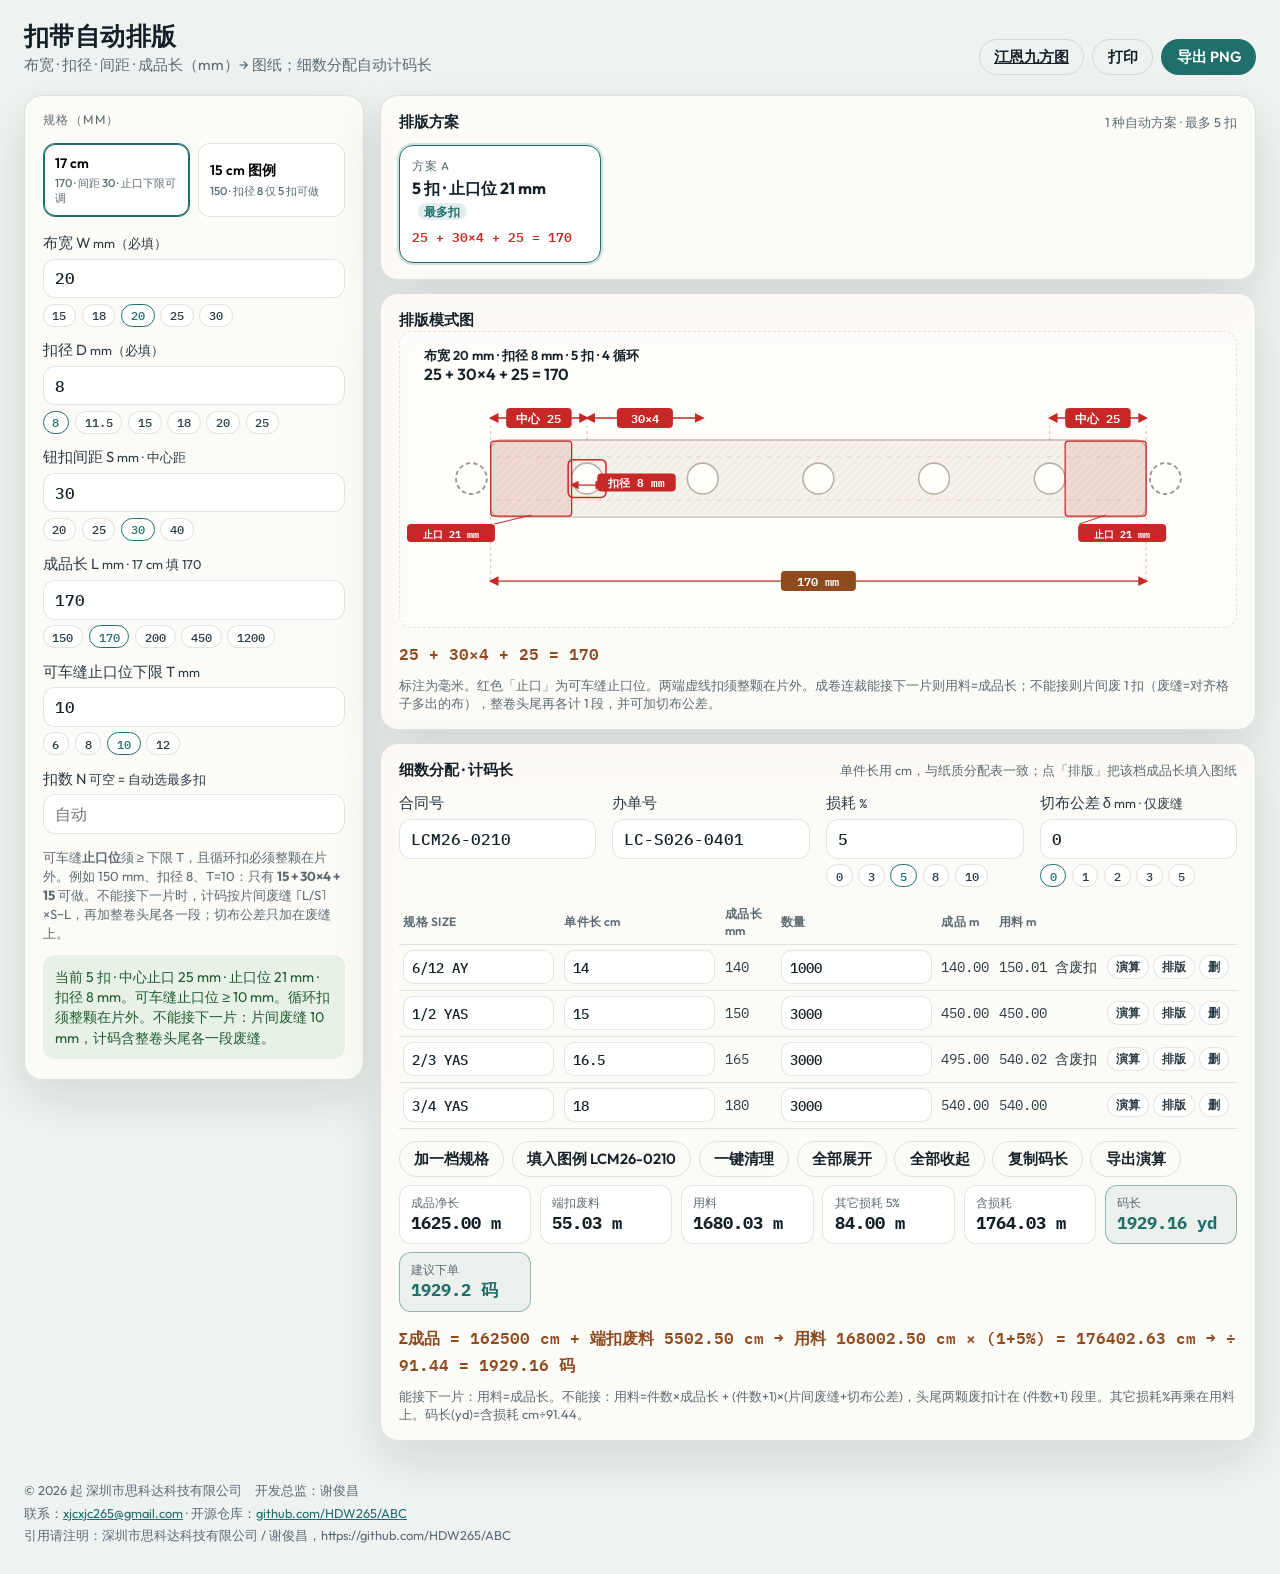
<file: button-tape/index.html>
<!DOCTYPE html>
<html lang="zh-CN">
<head>
  <meta charset="UTF-8" />
  <meta name="viewport" content="width=device-width, initial-scale=1.0" />
  <title>扣带自动排版 · Button Tape</title>
  <meta name="description" content="输入布宽、扣径、间距和成品长，自动生成扣带排版图纸；细数分配表按规格数量与损耗自动计码长。" />
  <link rel="preconnect" href="https://fonts.googleapis.com" />
  <link rel="preconnect" href="https://fonts.gstatic.com" crossorigin />
  <link href="https://fonts.googleapis.com/css2?family=IBM+Plex+Mono:wght@400;500;600&family=Outfit:wght@400;500;600;700&family=Syne:wght@700;800&display=swap" rel="stylesheet" />
  <link rel="stylesheet" href="./css/styles.css" />
</head>
<body>
  <div class="atmosphere" aria-hidden="true"></div>

  <header class="topbar">
    <div>
      <p class="brand">扣带自动排版</p>
      <p class="brand-sub">布宽 · 扣径 · 间距 · 成品长（mm）→ 图纸；细数分配自动计码长</p>
    </div>
    <div class="top-actions">
      <a class="btn ghost" href="../gann-square/">江恩九方图</a>
      <button type="button" class="btn ghost" id="btnPrint">打印</button>
      <button type="button" class="btn primary" id="btnExportPng">导出 PNG</button>
    </div>
  </header>

  <main class="layout">
    <aside class="panel controls" aria-label="规格输入">
      <p class="panel-title">规格（mm）</p>

      <div class="examples">
        <button type="button" id="ex170" class="on" data-example="170">
          17 cm
          <small>170 · 间距 30 · 止口下限可调</small>
        </button>
        <button type="button" id="ex150" data-example="150">
          15 cm 图例
          <small>150 · 扣径 8 仅 5 扣可做</small>
        </button>
      </div>

      <label class="field">
        <span>布宽 W <span class="unit">mm（必填）</span></span>
        <input id="width" type="number" inputmode="decimal" min="1" step="0.5" value="20" />
        <div class="chips" data-target="width">
          <button type="button" data-value="15">15</button>
          <button type="button" data-value="18">18</button>
          <button type="button" data-value="20" class="on">20</button>
          <button type="button" data-value="25">25</button>
          <button type="button" data-value="30">30</button>
        </div>
      </label>

      <label class="field">
        <span>扣径 D <span class="unit">mm（必填）</span></span>
        <input id="diameter" type="number" inputmode="decimal" min="1" step="0.5" value="8" />
        <div class="chips" data-target="diameter">
          <button type="button" data-value="8" class="on">8</button>
          <button type="button" data-value="11.5">11.5</button>
          <button type="button" data-value="15">15</button>
          <button type="button" data-value="18">18</button>
          <button type="button" data-value="20">20</button>
          <button type="button" data-value="25">25</button>
        </div>
      </label>

      <label class="field">
        <span>钮扣间距 S <span class="unit">mm · 中心距</span></span>
        <input id="spacing" type="number" inputmode="decimal" min="1" step="0.5" value="30" />
        <div class="chips" data-target="spacing">
          <button type="button" data-value="20">20</button>
          <button type="button" data-value="25">25</button>
          <button type="button" data-value="30" class="on">30</button>
          <button type="button" data-value="40">40</button>
        </div>
      </label>

      <label class="field">
        <span>成品长 L <span class="unit">mm · 17 cm 填 170</span></span>
        <input id="length" type="number" inputmode="decimal" min="1" step="1" value="170" />
        <div class="chips" data-target="length">
          <button type="button" data-value="150">150</button>
          <button type="button" data-value="170" class="on">170</button>
          <button type="button" data-value="200">200</button>
          <button type="button" data-value="450">450</button>
          <button type="button" data-value="1200">1200</button>
        </div>
      </label>

      <label class="field">
        <span>可车缝止口位下限 T <span class="unit">mm</span></span>
        <input id="leftoverMin" type="number" inputmode="decimal" min="0.5" step="0.5" value="10" />
        <div class="chips" data-target="leftoverMin">
          <button type="button" data-value="6">6</button>
          <button type="button" data-value="8">8</button>
          <button type="button" data-value="10" class="on">10</button>
          <button type="button" data-value="12">12</button>
        </div>
      </label>

      <label class="field">
        <span>扣数 N <span class="unit">可空 = 自动选最多扣</span></span>
        <input id="count" type="number" inputmode="numeric" min="1" step="1" placeholder="自动" />
      </label>
      <p class="hint">可车缝<strong>止口位</strong>须 ≥ 下限 T，且循环扣必须整颗在片外。例如 150 mm、扣径 8、T=10：只有 <strong>15 + 30×4 + 15</strong> 可做。不能接下一片时，计码按片间废缝 ⌈L/S⌉×S−L，再加整卷头尾各一段；切布公差只加在废缝上。</p>
      <div class="status" id="status" role="status"></div>
    </aside>

    <section class="workspace">
      <div class="panel scheme-panel">
        <div class="scheme-head">
          <h2>排版方案</h2>
          <span class="unit" id="schemeMeta"></span>
        </div>
        <div class="scheme-grid" id="schemeGrid" role="listbox" aria-label="排版方案"></div>
      </div>

      <div class="panel board">
        <h2>排版模式图</h2>
        <div class="board-scroll">
          <svg id="tapeSvg" xmlns="http://www.w3.org/2000/svg" role="img" aria-label="扣带排版图纸"></svg>
        </div>
        <p class="formula-line" id="formulaLine"></p>
        <p class="foot-note">标注为毫米。红色「止口」为可车缝止口位。两端虚线扣须整颗在片外。成卷连裁能接下一片则用料=成品长；不能接则片间废 1 扣（废缝=对齐格子多出的布），整卷头尾再各计 1 段，并可加切布公差。</p>
      </div>

      <div class="panel table-wrap hidden" id="coordPanel">
        <h2>每扣中心坐标（距左边缘，mm）</h2>
        <table>
          <thead>
            <tr><th>序号</th><th>中心 X</th></tr>
          </thead>
          <tbody id="coordBody"></tbody>
        </table>
      </div>

      <div class="panel yardage-panel" id="yardagePanel">
        <div class="scheme-head">
          <h2>细数分配 · 计码长</h2>
          <span class="unit">单件长用 cm，与纸质分配表一致；点「排版」把该档成品长填入图纸</span>
        </div>
        <div class="yardage-meta">
          <label class="field">
            <span>合同号</span>
            <input id="contractNo" type="text" placeholder="如 LCM26-0210" autocomplete="off" />
          </label>
          <label class="field">
            <span>办单号</span>
            <input id="orderNo" type="text" placeholder="如 LC-S026-0401" autocomplete="off" />
          </label>
          <label class="field">
            <span>损耗 <span class="unit">%</span></span>
            <input id="lossPct" type="number" inputmode="decimal" min="0" step="0.5" value="5" />
            <div class="chips" data-target="lossPct">
              <button type="button" data-value="0">0</button>
              <button type="button" data-value="3">3</button>
              <button type="button" data-value="5" class="on">5</button>
              <button type="button" data-value="8">8</button>
              <button type="button" data-value="10">10</button>
            </div>
          </label>
          <label class="field">
            <span>切布公差 δ <span class="unit">mm · 仅废缝</span></span>
            <input id="cutTol" type="number" inputmode="decimal" min="0" step="0.5" value="0" />
            <div class="chips" data-target="cutTol">
              <button type="button" data-value="0" class="on">0</button>
              <button type="button" data-value="1">1</button>
              <button type="button" data-value="2">2</button>
              <button type="button" data-value="3">3</button>
              <button type="button" data-value="5">5</button>
            </div>
          </label>
        </div>
        <div class="yardage-scroll">
          <table class="yardage-table">
            <thead>
              <tr>
                <th>规格 SIZE</th>
                <th>单件长 cm</th>
                <th>成品长 mm</th>
                <th>数量</th>
                <th>成品 m</th>
                <th>用料 m</th>
                <th></th>
              </tr>
            </thead>
            <tbody id="yardageBody"></tbody>
          </table>
        </div>
        <div class="yardage-actions">
          <button type="button" class="btn ghost" id="btnAddSize">加一档规格</button>
          <button type="button" class="btn ghost" id="btnYardageExample">填入图例 LCM26-0210</button>
          <button type="button" class="btn ghost" id="btnYardageClear">一键清理</button>
          <button type="button" class="btn ghost" id="btnExpandSheets">全部展开</button>
          <button type="button" class="btn ghost" id="btnCollapseSheets">全部收起</button>
          <button type="button" class="btn ghost" id="btnCopyYardage">复制码长</button>
          <button type="button" class="btn ghost" id="btnExportSheets">导出演算</button>
        </div>
        <div class="yardage-totals" id="yardageTotals" role="status"></div>
        <p class="formula-line" id="yardageFormula"></p>
        <p class="foot-note">能接下一片：用料=成品长。不能接：用料=件数×成品长 + (件数+1)×(片间废缝+切布公差)，头尾两颗废扣计在 (件数+1) 段里。其它损耗%再乘在用料上。码长(yd)=含损耗 cm÷91.44。</p>
      </div>
    </section>
  </main>

  <footer class="footer site-credit">
    <p>© 2026 起 深圳市思科达科技有限公司　开发总监：谢俊昌</p>
    <p>
      联系：<a href="mailto:xjcxjc265@gmail.com">xjcxjc265@gmail.com</a>
      · 开源仓库：<a href="https://github.com/HDW265/ABC" target="_blank" rel="noopener noreferrer">github.com/HDW265/ABC</a>
    </p>
    <p>引用请注明：深圳市思科达科技有限公司 / 谢俊昌，https://github.com/HDW265/ABC</p>
  </footer>

  <script src="../site-credit.js"></script>
  <script src="./js/layout.js"></script>
  <script src="./js/yardage.js"></script>
  <script src="./js/draw.js"></script>
  <script src="./js/app.js"></script>
</body>
</html>
</file>
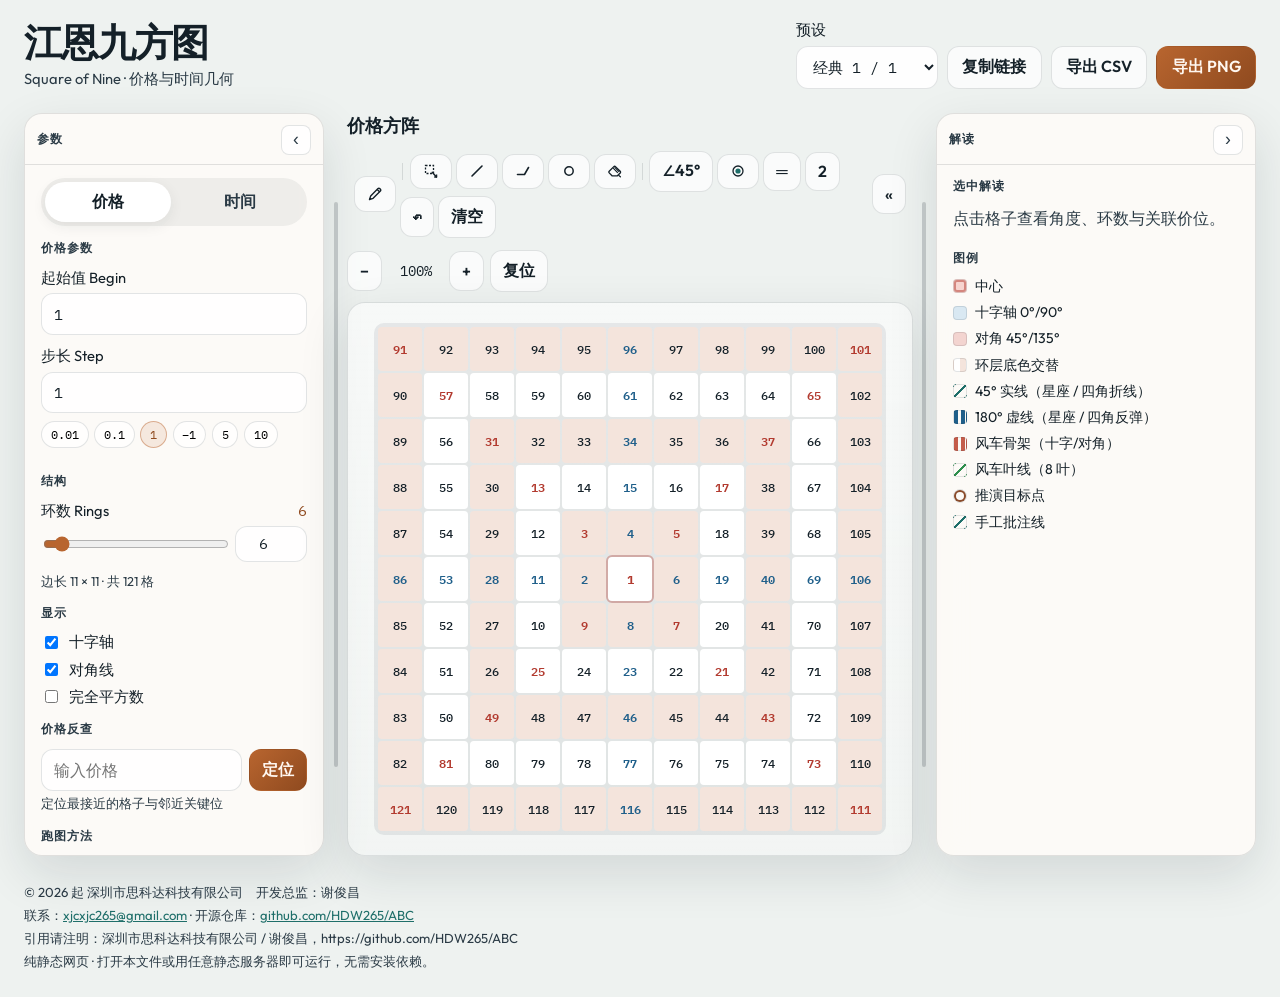
<file: gann-square/index.html>
<!DOCTYPE html>
<html lang="zh-CN">
<head>
  <meta charset="UTF-8" />
  <meta name="viewport" content="width=device-width, initial-scale=1.0" />
  <title>江恩九方图 · Square of Nine</title>
  <meta name="description" content="网页版江恩九方图：步长、环数、价格反查、角度高亮与导出。" />
  <link rel="preconnect" href="https://fonts.googleapis.com" />
  <link rel="preconnect" href="https://fonts.gstatic.com" crossorigin />
  <link href="https://fonts.googleapis.com/css2?family=IBM+Plex+Mono:wght@400;500;600&family=Outfit:wght@400;500;600;700&family=Syne:wght@700;800&display=swap" rel="stylesheet" />
  <link rel="stylesheet" href="./css/styles.css?v=m20" />
</head>
<body>
  <div class="atmosphere" aria-hidden="true"></div>

  <header class="topbar">
    <div class="brand-block">
      <p class="brand">江恩九方图</p>
      <p class="brand-sub">Square of Nine · 价格与时间几何</p>
    </div>
    <div class="top-actions">
      <label class="field inline preset-field">
        <span>预设</span>
        <select id="preset" aria-label="预设模板">
          <option value="classic">经典 1 / 1</option>
          <option value="price01">股价步长 0.1</option>
          <option value="price1">股价步长 1</option>
          <option value="index">指数步长 10</option>
          <option value="timeDay">时间·按日</option>
        </select>
      </label>
      <button type="button" class="btn ghost" id="btnCopyLink">复制链接</button>
      <button type="button" class="btn ghost" id="btnExportCsv">导出 CSV</button>
      <button type="button" class="btn primary" id="btnExportPng">导出 PNG</button>
    </div>
  </header>

  <main class="layout" id="layout">
    <aside class="panel controls" id="panelLeft" aria-label="参数面板">
      <div class="panel-head">
        <p class="panel-title">参数</p>
        <button type="button" class="panel-toggle" id="toggleLeft" aria-label="收起参数面板" title="收起参数面板">‹</button>
      </div>
      <div class="panel-body" id="panelLeftBody">
      <div class="mode-tabs" role="tablist" aria-label="模式切换">
        <button type="button" class="tab active" role="tab" aria-selected="true" data-mode="price">价格</button>
        <button type="button" class="tab" role="tab" aria-selected="false" data-mode="time">时间</button>
      </div>

      <section class="control-block" id="priceControls">
        <h2>价格参数</h2>
        <label class="field">
          <span>起始值 Begin</span>
          <input id="begin" type="number" inputmode="decimal" value="1" step="any" />
        </label>
        <label class="field">
          <span>步长 Step</span>
          <div class="step-row">
            <input id="step" type="number" inputmode="decimal" value="1" step="any" />
            <div class="chip-row" id="stepChips">
              <button type="button" data-step="0.01">0.01</button>
              <button type="button" data-step="0.1">0.1</button>
              <button type="button" data-step="1" class="on">1</button>
              <button type="button" data-step="-1">−1</button>
              <button type="button" data-step="5">5</button>
              <button type="button" data-step="10">10</button>
            </div>
          </div>
        </label>
      </section>

      <section class="control-block hidden" id="timeControls">
        <h2>时间参数</h2>
        <label class="field">
          <span>起始日期</span>
          <input id="beginDate" type="date" />
        </label>
        <label class="field">
          <span>时间步长</span>
          <select id="timeStepUnit">
            <option value="day" selected>1 日</option>
            <option value="week">1 周</option>
            <option value="month">1 月</option>
          </select>
        </label>
      </section>

      <section class="control-block">
        <h2>结构</h2>
        <label class="field">
          <span>环数 Rings <em id="ringsLabel">6</em></span>
          <div class="rings-row">
            <input id="rings" type="range" min="3" max="50" value="6" />
            <input id="ringsInput" type="number" min="3" max="50" value="6" step="1" aria-label="环数数值" />
          </div>
        </label>
        <p class="hint" id="sizeHint">边长 11 × 11 · 共 121 格</p>
        <p class="hint perf-hint hidden" id="stepRangeHint"></p>
        <p class="hint perf-hint hidden" id="perfHint"></p>
      </section>

      <section class="control-block">
        <h2>显示</h2>
        <div class="checks">
          <label><input type="checkbox" id="hlCross" checked /> 十字轴</label>
          <label><input type="checkbox" id="hlDiag" checked /> 对角线</label>
          <label><input type="checkbox" id="hlSquares" /> 完全平方数</label>
        </div>
      </section>

      <section class="control-block">
        <h2>价格反查</h2>
        <div class="lookup-row">
          <input id="lookupValue" type="number" inputmode="decimal" step="any" placeholder="输入价格" />
          <button type="button" class="btn primary compact" id="btnLookup">定位</button>
        </div>
        <p class="hint" id="lookupHint">定位最接近的格子与邻近关键位</p>
      </section>

      <section class="control-block path-runner" id="pathRunner">
        <h2>跑图方法</h2>
        <div class="field">
          <span>方法</span>
          <div class="radio-row stacked">
            <label><input type="radio" name="pathMethod" value="constellate" checked /> Constellate（星座）跑图法</label>
            <label><input type="radio" name="pathMethod" value="four-corner" /> 四角推图法</label>
            <label><input type="radio" name="pathMethod" value="pinwheel" /> 风车跑图法</label>
          </div>
        </div>
        <label class="field">
          <span><input type="checkbox" id="pathOverlayCompare" checked /> 叠加对照（同时显示另一种构图/路径）</span>
        </label>

        <div id="constellateControls">
        <h3 class="path-subhead" id="sharedPathSubhead">Constellate</h3>
        <label class="field">
          <span>起点价</span>
          <input id="pathStart" type="number" inputmode="decimal" step="any" value="922" />
        </label>
        <label class="field">
          <span>目标价</span>
          <input id="pathTarget" type="number" inputmode="decimal" step="any" value="749" />
        </label>
        <p class="hint" id="pathSnapHint">Constellate：目标沿 45°/180° 星线落到最近结构点</p>
        <div class="field">
          <span>方向（由高低点自动判定）</span>
          <div class="radio-row">
            <label><input type="radio" name="pathDir" value="down" checked disabled /> 向下寻目标</label>
            <label><input type="radio" name="pathDir" value="up" disabled /> 向上</label>
          </div>
        </div>
        <div id="constellateOnlyControls">
        <label class="field">
          <span>规则</span>
          <select id="pathRule" disabled>
            <option value="45-180">Constellate · 45° → 180° → 循环</option>
          </select>
        </label>
        <div class="field">
          <span>输出</span>
          <div class="radio-row stacked">
            <label><input type="radio" name="pathOutput" value="both" checked /> 单线 + 推演</label>
            <label><input type="radio" name="pathOutput" value="line" /> 仅单线</label>
            <label><input type="radio" name="pathOutput" value="project" /> 仅推演</label>
          </div>
        </div>
        <label class="field">
          <span>推演段数</span>
          <input id="pathSegments" type="number" min="2" max="40" value="4" step="1" />
        </label>
        </div>
        <p class="hint corner-only hidden" id="cornerPathHint">四角：起点只作 45° 折线原点，不跑 180°；第一版仅表 + 两色画线</p>
        <div class="field">
          <span>标注</span>
          <div class="checks compact-checks">
            <label><input type="checkbox" id="pathLabelIndex" checked /> 序号</label>
            <label><input type="checkbox" id="pathLabelPrice" /> 价位</label>
            <label class="constellate-only"><input type="checkbox" id="pathProjectDots" checked /> 推演打点</label>
          </div>
        </div>
        <div class="checks">
          <label><input type="checkbox" id="pathAutoExpand" checked /> 自动扩环以覆盖路径</label>
          <label class="constellate-only"><input type="checkbox" id="pathAutoSegments" checked /> 自动适配推演段数</label>
          <label><input type="checkbox" id="pathCollapsePanels" checked /> 跑图时收起侧栏</label>
        </div>
        <div class="path-actions">
          <button type="button" class="btn primary" id="btnPathRun">Constellate跑图法</button>
          <button type="button" class="btn ghost" id="btnPathClear">清除路径</button>
        </div>
        <p class="hint" id="pathSummary">尚未跑图</p>
        </div>

        <div id="pinwheelControls" class="hidden">
        <h3 class="path-subhead">风车构图</h3>
        <p class="hint" id="pinwheelHint">骨架：十字/对角 · 叶线：8 叶 · 锚点环从 3 起每隔 1 环至总环数</p>
        <div class="checks">
          <label><input type="checkbox" id="pinwheelShowFrame" checked /> 显示骨架线（十字/对角）</label>
          <label><input type="checkbox" id="pinwheelShowBlades" checked /> 显示风车叶（8 叶）</label>
          <label><input type="checkbox" id="pinwheelShowLabels" /> 锚点标注价位</label>
        </div>
        <div class="pinwheel-style-rows">
          <div class="pinwheel-style-row" data-pin-style="frame">
            <span class="pinwheel-style-label">骨架线</span>
            <button type="button" class="btn ghost compact pinwheel-swatch" id="btnPinFrameColor" title="骨架颜色" aria-label="骨架颜色">
              <svg width="16" height="16" viewBox="0 0 16 16" aria-hidden="true"><circle id="pinFrameSwatch" cx="8" cy="8" r="6" fill="#c45c4a" /></svg>
            </button>
            <button type="button" class="btn ghost compact" id="btnPinFrameDash" title="骨架线型">┅</button>
            <button type="button" class="btn ghost compact" id="btnPinFrameWidth" title="骨架线宽">1.35</button>
          </div>
          <div class="pinwheel-style-row" data-pin-style="blade">
            <span class="pinwheel-style-label">叶线</span>
            <button type="button" class="btn ghost compact pinwheel-swatch" id="btnPinBladeColor" title="叶线颜色" aria-label="叶线颜色">
              <svg width="16" height="16" viewBox="0 0 16 16" aria-hidden="true"><circle id="pinBladeSwatch" cx="8" cy="8" r="6" fill="#2f8f4e" /></svg>
            </button>
            <button type="button" class="btn ghost compact" id="btnPinBladeDash" title="叶线线型">═</button>
            <button type="button" class="btn ghost compact" id="btnPinBladeWidth" title="叶线线宽">2.15</button>
          </div>
        </div>
        <div class="pinwheel-style-actions">
          <button type="button" class="btn ghost compact" id="btnPinStyleReset">恢复默认样式</button>
        </div>
        <div class="draw-popover pinwheel-color-pop hidden" id="pinColorPop" role="listbox" aria-label="风车线颜色"></div>
        <p class="hint mono" id="pinwheelAnchorHint">锚点环：—</p>
        <h3 class="path-subhead">风车叶区（阶段三）</h3>
        <p class="hint">主名北/东北… · 副名夹轨 · 点选区名或点格子高亮（不跑叶区路径）</p>
        <div class="checks">
          <label><input type="checkbox" id="pinwheelShowSectorLabels" checked /> 显示叶区标注</label>
          <label><input type="checkbox" id="pinwheelShowTrackLabels" checked /> 显示轨迹编号 1–4</label>
        </div>
        <div class="pinwheel-sector-btns" id="pinwheelSectorBtns" role="group" aria-label="叶区选择"></div>
        <p class="hint" id="pinwheelSectorHint">未选叶区 · 点格子或上方按钮</p>
        <div class="path-actions">
          <button type="button" class="btn ghost compact" id="btnPinwheelSectorClear">清除叶区高亮</button>
        </div>
        <h3 class="path-subhead">风车跑图</h3>
        <p class="hint">独立起点/目标 · 中心按目标选十字/对角骨架；其它骨架走阶段二；叶区/叶轨走阶段四 · 可自动扩环</p>
        <label class="field">
          <span>起点价</span>
          <input id="pinwheelStart" type="number" inputmode="decimal" step="any" value="133" />
        </label>
        <label class="field">
          <span>目标价</span>
          <input id="pinwheelTarget" type="number" inputmode="decimal" step="any" value="20" />
        </label>
        <div class="path-actions">
          <button type="button" class="btn primary" id="btnPinwheelDraw">风车构图</button>
          <button type="button" class="btn ghost" id="btnPinwheelClear">清除风车</button>
        </div>
        <div class="path-actions">
          <button type="button" class="btn primary" id="btnPinwheelRun">风车跑图</button>
          <button type="button" class="btn ghost" id="btnPinwheelPathClear">清除路径</button>
        </div>
        <p class="hint" id="pinwheelSummary">尚未绘制风车架构</p>
        </div>
      </section>

      <details class="advanced">
        <summary>高级 · 中心偏移 / 环数上限</summary>
        <div class="advanced-body">
          <label class="field">
            <span>环数上限 Max Rings</span>
            <input id="ringsMax" type="number" min="10" max="120" value="50" step="1" />
          </label>
          <p class="hint">滑块与输入框的上限，默认 50。环数越大格子越多，超过 25 环可能变慢。</p>
          <label class="field">
            <span>行偏移</span>
            <input id="rowOffset" type="number" value="0" step="1" />
          </label>
          <label class="field">
            <span>列偏移</span>
            <input id="colOffset" type="number" value="0" step="1" />
          </label>
          <p class="hint">默认锁定几何中心；偏移仅供实验对照。</p>
        </div>
      </details>

      <div class="control-footer">
        <button type="button" class="btn ghost" id="btnReset">重置</button>
      </div>
      </div>
    </aside>

    <div
      class="panel-resizer panel-resizer-left"
      id="resizeLeft"
      role="separator"
      aria-orientation="vertical"
      aria-label="拖动调整参数栏宽度"
      title="拖动变宽 · 双击恢复默认"
      tabindex="0"
    ></div>

    <section class="stage" aria-label="九方图画布">
      <div class="stage-toolbar">
        <div class="stage-toolbar-left">
          <button type="button" class="btn ghost compact panel-reopen hidden" id="reopenLeft" aria-label="展开参数面板" title="展开参数">参数 ›</button>
          <p class="stage-title" id="stageTitle">价格方阵</p>
        </div>
        <div class="draw-toolbar" id="drawToolbar" aria-label="手工画图工具">
          <button type="button" class="btn ghost compact draw-tool" id="btnDrawToggle" title="画笔（开/关）" aria-label="画笔" aria-pressed="false">
            <svg class="draw-ico" viewBox="0 0 16 16" aria-hidden="true"><path d="M2.5 13.5l1.2-3.6L11 2.6a1.2 1.2 0 0 1 1.7 0l.7.7a1.2 1.2 0 0 1 0 1.7L6.1 12.3 2.5 13.5z" fill="none" stroke="currentColor" stroke-width="1.4" stroke-linejoin="round"/><path d="M10.2 3.4l2.4 2.4" fill="none" stroke="currentColor" stroke-width="1.4"/></svg>
          </button>
          <div class="draw-toolbar-body" id="drawToolbarBody">
            <span class="draw-sep" aria-hidden="true"></span>
            <button type="button" class="btn ghost compact draw-tool" data-draw-tool="select" title="选择" aria-label="选择">
              <svg class="draw-ico" viewBox="0 0 16 16" aria-hidden="true"><rect x="2.5" y="2.5" width="8" height="8" fill="none" stroke="currentColor" stroke-width="1.3" stroke-dasharray="2 1.5"/><path d="M9.2 9.2L13.5 14" fill="none" stroke="currentColor" stroke-width="1.4" stroke-linecap="round"/><path d="M11.2 14h2.4v-2.4" fill="none" stroke="currentColor" stroke-width="1.3" stroke-linejoin="round"/></svg>
            </button>
            <button type="button" class="btn ghost compact draw-tool" data-draw-tool="line" title="直线" aria-label="直线">
              <svg class="draw-ico" viewBox="0 0 16 16" aria-hidden="true"><path d="M3 13L13 3" fill="none" stroke="currentColor" stroke-width="1.6" stroke-linecap="round"/></svg>
            </button>
            <button type="button" class="btn ghost compact draw-tool on" data-draw-tool="polyline" title="折线" aria-label="折线">
              <svg class="draw-ico" viewBox="0 0 16 16" aria-hidden="true"><path d="M2.5 11.5H9.5L13.5 4.5" fill="none" stroke="currentColor" stroke-width="1.6" stroke-linecap="round" stroke-linejoin="round"/></svg>
            </button>
            <button type="button" class="btn ghost compact draw-tool" data-draw-tool="marker" title="圆标" aria-label="圆标">
              <svg class="draw-ico" viewBox="0 0 16 16" aria-hidden="true"><circle cx="8" cy="8" r="4.2" fill="none" stroke="currentColor" stroke-width="1.5"/></svg>
            </button>
            <button type="button" class="btn ghost compact draw-tool" data-draw-tool="eraser" title="橡皮" aria-label="橡皮">
              <svg class="draw-ico" viewBox="0 0 16 16" aria-hidden="true"><path d="M2.2 8.2L6.8 3.6a1.2 1.2 0 0 1 1.7 0l4.7 4.7a1.2 1.2 0 0 1 0 1.7l-2.8 2.8H5L2.2 9.9a1.2 1.2 0 0 1 0-1.7z" fill="none" stroke="currentColor" stroke-width="1.3" stroke-linejoin="round"/><path d="M6.2 5.2l4.6 4.6M7.6 4.2l4.6 4.6" fill="none" stroke="currentColor" stroke-width="1.2"/><path d="M11.8 12.6l1.6 1.2" fill="none" stroke="currentColor" stroke-width="1.3" stroke-linecap="round"/></svg>
            </button>
            <span class="draw-sep" aria-hidden="true"></span>
            <button type="button" class="btn ghost compact draw-angle" id="btnDrawAngle" title="切换画线角度（45→90→180→自由）" aria-label="画线角度">∠45°</button>
            <div class="draw-style-wrap">
              <button type="button" class="btn ghost compact draw-tool" id="btnDrawColor" title="颜色" aria-label="颜色">
                <svg class="draw-ico" viewBox="0 0 16 16" aria-hidden="true"><circle cx="8" cy="8" r="5" fill="none" stroke="currentColor" stroke-width="1.3"/><circle id="drawColorSwatch" cx="8" cy="8" r="2.6" fill="#1f6f6a"/></svg>
              </button>
              <div class="draw-popover hidden" id="drawColorPop" role="dialog" aria-label="选择颜色"></div>
            </div>
            <button type="button" class="btn ghost compact draw-dash" id="btnDrawDash" title="线型" aria-label="线型">═</button>
            <button type="button" class="btn ghost compact draw-width" id="btnDrawWidth" title="线宽" aria-label="线宽">2</button>
            <button type="button" class="btn ghost compact" id="btnDrawUndo" title="撤销" aria-label="撤销">↶</button>
            <button type="button" class="btn ghost compact" id="btnDrawClear" title="清空批注" aria-label="清空批注">清空</button>
          </div>
          <button type="button" class="btn ghost compact" id="btnDrawCollapse" title="收缩工具条" aria-label="收缩工具条">«</button>
        </div>
        <div class="zoom-controls">
          <button type="button" class="btn ghost compact panel-reopen hidden" id="reopenRight" aria-label="展开解读面板" title="展开解读">‹ 解读</button>
          <button type="button" class="btn ghost compact" id="btnZoomOut" aria-label="缩小">−</button>
          <span id="zoomLabel">100%</span>
          <button type="button" class="btn ghost compact" id="btnZoomIn" aria-label="放大">+</button>
          <button type="button" class="btn ghost compact" id="btnZoomReset">复位</button>
        </div>
      </div>
      <div class="canvas-wrap" id="canvasWrap">
        <div class="canvas-scaler" id="canvasScaler">
          <div class="square-stack" id="squareStack">
            <div class="square" id="square" role="grid" aria-label="江恩九方图网格"></div>
            <svg class="path-overlay" id="pathOverlay" xmlns="http://www.w3.org/2000/svg" aria-hidden="true"></svg>
            <svg class="pinwheel-overlay" id="pinwheelOverlay" xmlns="http://www.w3.org/2000/svg" aria-hidden="true"></svg>
            <svg class="draw-overlay" id="drawOverlay" xmlns="http://www.w3.org/2000/svg" aria-hidden="true"></svg>
          </div>
        </div>
        <div class="draw-hud hidden" id="drawHud" aria-live="polite">折线 · 45° · #1f6f6a</div>
        <div class="path-minibar hidden" id="pathMinibar" aria-live="polite">
          <span id="pathMinibarText">—</span>
          <button type="button" class="btn ghost compact" id="btnPathExpandPanels">展开侧栏</button>
        </div>
      </div>
      <p class="toast" id="toast" role="status" aria-live="polite"></p>
    </section>

    <div
      class="panel-resizer panel-resizer-right"
      id="resizeRight"
      role="separator"
      aria-orientation="vertical"
      aria-label="拖动调整解读栏宽度"
      title="拖动变宽 · 双击恢复默认"
      tabindex="0"
    ></div>

    <aside class="panel readout" id="panelRight" aria-label="解读面板">
      <div class="panel-head">
        <p class="panel-title">解读</p>
        <button type="button" class="panel-toggle" id="toggleRight" aria-label="收起解读面板" title="收起解读面板">›</button>
      </div>
      <div class="panel-body" id="panelRightBody">
      <section class="path-result hidden" id="projectResult">
        <h2>推演目标位</h2>
        <p class="project-secret mono" id="projectSecret">—</p>
        <div class="project-chips" id="projectChips" aria-label="分段目标价位"></div>
        <div class="path-result-actions">
          <button type="button" class="btn ghost compact" id="btnProjectCopy">复制 完整Constellate</button>
        </div>
      </section>

      <section class="path-result hidden" id="pathResult">
        <h2 id="pathResultTitle">单线路径</h2>
        <p class="path-result-summary" id="pathResultSummary">—</p>
        <div class="path-table-shell" id="pathTableShell">
          <div class="path-table-wrap" id="pathTableWrap">
            <table class="path-table" id="pathTable">
              <thead>
                <tr id="pathTableHead">
                  <th>#</th>
                  <th>价位</th>
                  <th>步型</th>
                  <th></th>
                </tr>
              </thead>
              <tbody id="pathTableBody"></tbody>
            </table>
          </div>
          <div
            class="path-table-resizer"
            id="resizePathTable"
            role="separator"
            aria-orientation="horizontal"
            aria-label="拖动调整路径表高度"
            title="拖动调整高度 · 双击恢复默认"
            tabindex="0"
          ></div>
        </div>
        <div class="path-result-actions">
          <button type="button" class="btn ghost compact" id="btnPathCopy">复制路径</button>
          <button type="button" class="btn ghost compact" id="btnPathExport">导出路径 CSV</button>
        </div>
      </section>

      <h2>选中解读</h2>
      <div id="emptyReadout" class="empty-readout">
        点击格子查看角度、环数与关联价位。
      </div>
      <div id="readoutBody" class="readout-body hidden">
        <p class="readout-value" id="readoutValue">—</p>
        <dl class="meta">
          <div><dt>角度</dt><dd id="readoutAngle">—</dd></div>
          <div><dt>环数</dt><dd id="readoutRing">—</dd></div>
          <div><dt>坐标</dt><dd id="readoutCoord">—</dd></div>
          <div><dt>序号</dt><dd id="readoutIndex">—</dd></div>
        </dl>
        <h3>同角度关联位</h3>
        <ul class="level-list" id="relatedList"></ul>
        <h3>邻近关键位</h3>
        <ul class="level-list" id="neighborList"></ul>
      </div>

      <div class="legend">
        <h3>图例</h3>
        <ul>
          <li><span class="swatch center"></span>中心</li>
          <li><span class="swatch cross"></span>十字轴 0°/90°</li>
          <li><span class="swatch diag"></span>对角 45°/135°</li>
          <li><span class="swatch ring"></span>环层底色交替</li>
          <li><span class="swatch path45"></span>45° 实线（星座 / 四角折线）</li>
          <li><span class="swatch path180"></span>180° 虚线（星座 / 四角反弹）</li>
          <li><span class="swatch pinwheel-frame"></span>风车骨架（十字/对角）</li>
          <li><span class="swatch pinwheel-blade"></span>风车叶线（8 叶）</li>
          <li><span class="swatch project-dot"></span>推演目标点</li>
          <li><span class="swatch path45"></span>手工批注线</li>
        </ul>
      </div>
      </div>
    </aside>
  </main>

  <footer class="footer site-credit">
    <p>© 2026 起 深圳市思科达科技有限公司　开发总监：谢俊昌</p>
    <p>
      联系：<a href="mailto:xjcxjc265@gmail.com">xjcxjc265@gmail.com</a>
      · 开源仓库：<a href="https://github.com/HDW265/ABC" target="_blank" rel="noopener noreferrer">github.com/HDW265/ABC</a>
    </p>
    <p>引用请注明：深圳市思科达科技有限公司 / 谢俊昌，https://github.com/HDW265/ABC</p>
    <p>纯静态网页 · 打开本文件或用任意静态服务器即可运行，无需安装依赖。</p>
  </footer>

  <script src="../site-credit.js?v=m18"></script>

  <script src="./js/square.js?v=m17"></script>
  <script src="./js/path.js?v=m17"></script>
  <script src="./js/corner.js?v=m21"></script>
  <script src="./js/project.js?v=m17"></script>
  <script src="./js/pinwheel.js?v=m17"></script>
  <script src="./js/draw.js?v=m17"></script>
  <script src="./js/app.js?v=m20"></script>
</body>
</html>
</file>
<file: button-tape/css/styles.css>
:root {
  --ink: #142028;
  --ink-soft: #2a3a45;
  --muted: #5c6b73;
  --paper: #eef2f0;
  --panel: rgba(255, 252, 248, 0.88);
  --line: rgba(20, 32, 40, 0.12);
  --copper: #b8652f;
  --copper-deep: #8f4a1f;
  --teal: #1f6f6a;
  --dim: #c62828;
  --ok: #2f8f4e;
  --shadow: 0 18px 50px rgba(20, 32, 40, 0.12);
  --radius: 18px;
  --font-display: "Syne", "Noto Sans SC", sans-serif;
  --font-ui: "Outfit", "Noto Sans SC", sans-serif;
  --font-mono: "IBM Plex Mono", ui-monospace, monospace;
}

*,
*::before,
*::after {
  box-sizing: border-box;
}

html,
body {
  margin: 0;
  min-height: 100%;
  color: var(--ink);
  font-family: var(--font-ui);
  background: var(--paper);
}

body {
  position: relative;
}

.atmosphere {
  position: fixed;
  inset: 0;
  z-index: -1;
  background:
    radial-gradient(ellipse 80% 50% at 10% -10%, rgba(184, 101, 47, 0.18), transparent 55%),
    radial-gradient(ellipse 60% 45% at 90% 0%, rgba(31, 111, 106, 0.16), transparent 50%),
    linear-gradient(165deg, #f7f3ee 0%, #e7eeea 48%, #dce6e2 100%);
}

.topbar {
  display: flex;
  justify-content: space-between;
  align-items: flex-end;
  gap: 1rem;
  padding: 1.25rem 1.5rem 0.75rem;
}

.brand {
  margin: 0;
  font-family: var(--font-display);
  font-size: 1.55rem;
  font-weight: 800;
  letter-spacing: 0.02em;
}

.brand-sub {
  margin: 0.15rem 0 0;
  color: var(--muted);
  font-size: 0.92rem;
}

.top-actions {
  display: flex;
  flex-wrap: wrap;
  gap: 0.5rem;
}

.btn {
  border: 1px solid var(--line);
  background: rgba(255, 252, 248, 0.7);
  color: var(--ink);
  border-radius: 999px;
  padding: 0.45rem 0.9rem;
  font: 600 0.92rem var(--font-ui);
  cursor: pointer;
}

.btn:hover {
  border-color: rgba(31, 111, 106, 0.45);
}

.btn.primary {
  background: var(--teal);
  border-color: transparent;
  color: #fff;
}

.btn.ghost {
  background: transparent;
}

.layout {
  display: grid;
  grid-template-columns: minmax(280px, 340px) minmax(0, 1fr);
  gap: 1rem;
  padding: 0.5rem 1.5rem 2rem;
  align-items: start;
}

.panel {
  background: var(--panel);
  border: 1px solid var(--line);
  border-radius: var(--radius);
  box-shadow: var(--shadow);
  backdrop-filter: blur(10px);
}

.controls {
  padding: 1rem 1.1rem 1.2rem;
}

.panel-title {
  margin: 0 0 0.85rem;
  font-size: 0.78rem;
  letter-spacing: 0.12em;
  text-transform: uppercase;
  color: var(--muted);
}

.field {
  display: flex;
  flex-direction: column;
  gap: 0.35rem;
  margin-bottom: 0.85rem;
  font-size: 0.92rem;
}

.field span {
  color: var(--ink-soft);
}

.field input {
  width: 100%;
  border: 1px solid var(--line);
  border-radius: 12px;
  padding: 0.55rem 0.7rem;
  font: 500 1rem var(--font-mono);
  background: #fff;
  color: var(--ink);
}

.field input:focus {
  outline: 2px solid rgba(31, 111, 106, 0.35);
  border-color: var(--teal);
}

.unit {
  color: var(--muted);
  font-size: 0.8rem;
}

.chips {
  display: flex;
  flex-wrap: wrap;
  gap: 0.35rem;
}

.chips button {
  border: 1px solid var(--line);
  background: #fff;
  border-radius: 999px;
  padding: 0.15rem 0.55rem;
  font: 500 0.78rem var(--font-mono);
  cursor: pointer;
  color: var(--ink-soft);
}

.chips button.on,
.chips button:hover {
  border-color: var(--teal);
  color: var(--teal);
}

.examples {
  display: grid;
  grid-template-columns: 1fr 1fr;
  gap: 0.5rem;
  margin: 0.4rem 0 1rem;
}

.examples button {
  text-align: left;
  border: 1px solid var(--line);
  background: #fff;
  border-radius: 12px;
  padding: 0.65rem 0.7rem;
  cursor: pointer;
  font: 600 0.85rem var(--font-ui);
}

.examples button.on {
  border-color: var(--teal);
  box-shadow: inset 0 0 0 1px var(--teal);
}

.examples button small {
  display: block;
  margin-top: 0.2rem;
  color: var(--muted);
  font-weight: 500;
}

.hint {
  margin: 0.2rem 0 0.8rem;
  color: var(--muted);
  font-size: 0.82rem;
  line-height: 1.45;
}

.status {
  border-radius: 12px;
  padding: 0.7rem 0.8rem;
  font-size: 0.88rem;
  line-height: 1.45;
  background: rgba(47, 143, 78, 0.1);
  color: #215c33;
}

.status.warn {
  background: rgba(184, 101, 47, 0.12);
  color: var(--copper-deep);
}

.status.err {
  background: rgba(198, 40, 40, 0.1);
  color: #8e1d1d;
}

.workspace {
  display: flex;
  flex-direction: column;
  gap: 0.85rem;
  min-width: 0;
}

.scheme-panel,
.board,
.table-wrap,
.yardage-panel {
  padding: 1rem 1.1rem;
}

.scheme-head {
  display: flex;
  justify-content: space-between;
  align-items: baseline;
  gap: 0.5rem;
  margin-bottom: 0.75rem;
}

.scheme-head h2,
.board h2,
.table-wrap h2,
.yardage-panel h2 {
  margin: 0;
  font-size: 0.95rem;
}

.scheme-grid {
  display: grid;
  grid-template-columns: repeat(auto-fill, minmax(200px, 1fr));
  gap: 0.65rem;
}

.scheme-card {
  text-align: left;
  border: 1px solid var(--line);
  background: #fff;
  border-radius: 14px;
  padding: 0.75rem 0.8rem 0.85rem;
  cursor: pointer;
  color: inherit;
  font: inherit;
  min-height: 108px;
}

.scheme-card:hover {
  border-color: rgba(31, 111, 106, 0.45);
}

.scheme-card.selected {
  border-color: var(--teal);
  box-shadow: 0 0 0 2px rgba(31, 111, 106, 0.18);
}

.scheme-card.custom {
  border-style: dashed;
}

.scheme-card .kicker {
  margin: 0 0 0.2rem;
  font-size: 0.72rem;
  letter-spacing: 0.08em;
  text-transform: uppercase;
  color: var(--muted);
}

.scheme-card .title {
  margin: 0;
  font-weight: 700;
}

.scheme-card .formula {
  margin: 0.35rem 0 0;
  font: 600 0.82rem var(--font-mono);
  color: var(--dim);
}

.badge {
  display: inline-block;
  margin-left: 0.35rem;
  padding: 0.05rem 0.4rem;
  border-radius: 999px;
  background: rgba(31, 111, 106, 0.12);
  color: var(--teal);
  font-size: 0.72rem;
  font-weight: 700;
}

.board-scroll {
  overflow-x: auto;
  background: rgba(255, 255, 255, 0.45);
  border: 1px dashed rgba(20, 32, 40, 0.12);
  border-radius: 14px;
}

#tapeSvg {
  display: block;
  width: 100%;
  min-width: 520px;
}

.formula-line {
  margin: 0.75rem 0 0;
  font: 600 1rem var(--font-mono);
  color: var(--copper-deep);
}

.table-wrap table {
  width: 100%;
  border-collapse: collapse;
  font: 0.88rem var(--font-mono);
}

.table-wrap th,
.table-wrap td {
  border-bottom: 1px solid var(--line);
  padding: 0.4rem 0.35rem;
  text-align: left;
}

.table-wrap.hidden,
.hidden {
  display: none;
}

.foot-note {
  margin: 0.6rem 0 0;
  color: var(--muted);
  font-size: 0.8rem;
}

.yardage-meta {
  display: grid;
  grid-template-columns: repeat(auto-fit, minmax(160px, 1fr));
  gap: 0.75rem 1rem;
  margin: 0.4rem 0 0.85rem;
}

.yardage-meta .field {
  margin-bottom: 0;
}

.yardage-scroll {
  overflow-x: auto;
}

.yardage-table {
  width: 100%;
  border-collapse: collapse;
  font: 0.88rem var(--font-mono);
}

.yardage-table th,
.yardage-table td {
  border-bottom: 1px solid var(--line);
  padding: 0.35rem 0.3rem;
  text-align: left;
  vertical-align: middle;
}

.yardage-table th {
  color: var(--muted);
  font: 600 0.75rem var(--font-ui);
  letter-spacing: 0.04em;
}

.yardage-table input {
  width: 100%;
  min-width: 4.5rem;
  border: 1px solid var(--line);
  border-radius: 10px;
  padding: 0.4rem 0.5rem;
  font: 500 0.9rem var(--font-mono);
  background: #fff;
  color: var(--ink);
}

.yardage-table input:focus {
  outline: 2px solid rgba(31, 111, 106, 0.35);
  border-color: var(--teal);
}

.yardage-table .num {
  font-variant-numeric: tabular-nums;
  color: var(--ink-soft);
  white-space: nowrap;
}

.yardage-table tr.selected td {
  background: rgba(31, 111, 106, 0.08);
}

.row-acts {
  white-space: nowrap;
}

.btn-mini {
  border: 1px solid var(--line);
  background: #fff;
  border-radius: 999px;
  padding: 0.15rem 0.5rem;
  margin-right: 0.25rem;
  font: 600 0.75rem var(--font-ui);
  cursor: pointer;
  color: var(--ink-soft);
}

.btn-mini:hover {
  border-color: var(--teal);
  color: var(--teal);
}

.btn-mini.danger:hover {
  border-color: var(--dim);
  color: var(--dim);
}

.yardage-sheet td {
  padding-bottom: 0.75rem;
}

.worksheet {
  margin: 0;
  padding: 0.55rem 0.7rem;
  border-radius: 10px;
  background: rgba(20, 32, 40, 0.04);
  color: var(--ink-soft);
  font: 0.78rem/1.45 var(--font-mono);
  white-space: pre-wrap;
}

@media print {
  .yardage-sheet.hidden {
    display: table-row !important;
  }
}

.yardage-actions {
  display: flex;
  flex-wrap: wrap;
  gap: 0.45rem;
  margin: 0.75rem 0 0.5rem;
}

.yardage-totals {
  display: grid;
  grid-template-columns: repeat(auto-fit, minmax(120px, 1fr));
  gap: 0.55rem;
  margin-top: 0.35rem;
}

.yardage-totals.err {
  display: block;
  border-radius: 12px;
  padding: 0.7rem 0.8rem;
  background: rgba(198, 40, 40, 0.1);
  color: #8e1d1d;
  font-size: 0.88rem;
}

.yardage-stat {
  background: #fff;
  border: 1px solid var(--line);
  border-radius: 12px;
  padding: 0.55rem 0.7rem;
}

.yardage-stat span {
  display: block;
  color: var(--muted);
  font-size: 0.75rem;
}

.yardage-stat strong {
  font: 700 1.05rem var(--font-mono);
}

.yardage-stat.accent {
  border-color: rgba(31, 111, 106, 0.45);
  background: rgba(31, 111, 106, 0.08);
}

.yardage-stat.accent strong {
  color: var(--teal);
}

.footer.site-credit {
  padding: 0.4rem 1.5rem 1.6rem;
  color: var(--muted);
  font-size: 0.8rem;
  line-height: 1.55;
}

.footer.site-credit p {
  margin: 0.15rem 0;
}

.footer.site-credit a {
  color: var(--teal);
}

@media (max-width: 900px) {
  .layout {
    grid-template-columns: 1fr;
    padding: 0.5rem 0.9rem 2rem;
  }

  .topbar {
    flex-direction: column;
    align-items: flex-start;
    padding: 1rem 0.9rem 0.5rem;
  }

  .yardage-meta {
    grid-template-columns: 1fr;
  }
}

@media print {
  .atmosphere,
  .top-actions,
  .controls,
  .scheme-panel,
  .yardage-actions,
  .row-acts {
    display: none !important;
  }

  .footer.site-credit {
    display: block !important;
    padding: 0.8rem 0 0;
    color: #333;
  }

  .layout {
    display: block;
    padding: 0;
  }

  .panel {
    box-shadow: none;
    border: none;
    background: #fff;
  }
}
</file>
<file: gann-square/css/styles.css>
:root {
  --ink: #142028;
  --ink-soft: #2a3a45;
  --paper: #eef2f0;
  --mist: #d7e0db;
  --panel: rgba(255, 252, 248, 0.82);
  --line: rgba(20, 32, 40, 0.12);
  --copper: #b8652f;
  --copper-deep: #8f4a1f;
  --teal: #1f6f6a;
  --cross: #1f5f8a;
  --diag: #b23a2f;
  --center: #b23a2f;
  --ring-a: #ffffff;
  --ring-b: #f4e4dc;
  --shadow: 0 18px 50px rgba(20, 32, 40, 0.12);
  --radius: 18px;
  --font-display: "Syne", sans-serif;
  --font-ui: "Outfit", sans-serif;
  --font-mono: "IBM Plex Mono", monospace;
  --panel-left-w: 300px;
  --panel-right-w: 320px;
  --panel-gutter-w: 12px;
  --panel-rail-w: 44px;
}

*,
*::before,
*::after {
  box-sizing: border-box;
}

html,
body {
  margin: 0;
  min-height: 100%;
  color: var(--ink);
  font-family: var(--font-ui);
  background: var(--paper);
}

body {
  position: relative;
  overflow-x: hidden;
}

.atmosphere {
  position: fixed;
  inset: 0;
  z-index: -1;
  background:
    radial-gradient(ellipse 80% 50% at 10% -10%, rgba(184, 101, 47, 0.18), transparent 55%),
    radial-gradient(ellipse 60% 45% at 90% 0%, rgba(31, 111, 106, 0.16), transparent 50%),
    linear-gradient(165deg, #f7f3ee 0%, #e7eeea 48%, #dce6e2 100%);
}

.atmosphere::after {
  content: "";
  position: absolute;
  inset: 0;
  opacity: 0.35;
  background-image:
    linear-gradient(rgba(20, 32, 40, 0.035) 1px, transparent 1px),
    linear-gradient(90deg, rgba(20, 32, 40, 0.035) 1px, transparent 1px);
  background-size: 48px 48px;
  mask-image: radial-gradient(circle at center, black 35%, transparent 85%);
}

.topbar {
  display: flex;
  justify-content: space-between;
  align-items: flex-end;
  gap: 1rem;
  padding: 1.25rem 1.5rem 0.75rem;
  animation: rise 0.55s ease both;
}

.brand {
  margin: 0;
  font-family: var(--font-display);
  font-size: clamp(1.8rem, 3vw, 2.5rem);
  font-weight: 800;
  letter-spacing: -0.03em;
  line-height: 1;
}

.brand-sub {
  margin: 0.35rem 0 0;
  color: var(--ink-soft);
  font-size: 0.92rem;
}

.top-actions {
  display: flex;
  flex-wrap: wrap;
  gap: 0.55rem;
  align-items: end;
  justify-content: flex-end;
}

.layout {
  display: grid;
  grid-template-columns:
    var(--panel-left-w)
    var(--panel-gutter-w)
    minmax(0, 1fr)
    var(--panel-gutter-w)
    var(--panel-right-w);
  gap: 0.55rem 0.35rem;
  padding: 0.75rem 1.5rem 1.5rem;
  min-height: calc(100vh - 140px);
  transition: grid-template-columns 0.28s ease;
}

.layout.is-resizing {
  transition: none;
  user-select: none;
}

.layout.left-collapsed {
  --panel-left-w: var(--panel-rail-w);
}

.layout.right-collapsed {
  --panel-right-w: var(--panel-rail-w);
}

.panel-resizer {
  position: relative;
  z-index: 5;
  align-self: stretch;
  min-width: 12px;
  margin: 0;
  border-radius: 999px;
  cursor: col-resize;
  touch-action: none;
  user-select: none;
  background: transparent;
  outline: none;
}

/* Wider invisible hit area so the bar is easy to grab */
.panel-resizer::before {
  content: "";
  position: absolute;
  top: 0;
  bottom: 0;
  left: -6px;
  right: -6px;
}

.panel-resizer::after {
  content: "";
  position: absolute;
  top: 12%;
  bottom: 12%;
  left: 50%;
  width: 4px;
  transform: translateX(-50%);
  border-radius: 999px;
  background: rgba(20, 32, 40, 0.18);
  transition: background 0.15s ease, width 0.15s ease, box-shadow 0.15s ease;
  pointer-events: none;
}

.panel-resizer:hover::after,
.panel-resizer:focus-visible::after,
.layout.is-resizing .panel-resizer.is-active::after {
  width: 5px;
  background: rgba(184, 101, 47, 0.7);
  box-shadow: 0 0 0 3px rgba(184, 101, 47, 0.12);
}

.left-collapsed .panel-resizer-left,
.right-collapsed .panel-resizer-right {
  pointer-events: none;
  opacity: 0.25;
  cursor: default;
}

body.panel-resizing {
  cursor: col-resize !important;
  user-select: none !important;
}

.panel {
  background: var(--panel);
  backdrop-filter: blur(14px);
  border: 1px solid var(--line);
  border-radius: var(--radius);
  padding: 0;
  box-shadow: var(--shadow);
  animation: rise 0.65s ease both;
  overflow: hidden;
  min-width: 0;
}

.panel-head {
  display: flex;
  align-items: center;
  justify-content: space-between;
  gap: 0.5rem;
  padding: 0.65rem 0.75rem 0.55rem;
  border-bottom: 1px solid var(--line);
}

.panel-title {
  margin: 0;
  font-size: 0.78rem;
  font-weight: 700;
  letter-spacing: 0.08em;
  text-transform: uppercase;
  color: var(--ink-soft);
}

.panel-toggle {
  flex-shrink: 0;
  width: 30px;
  height: 30px;
  border: 1px solid var(--line);
  border-radius: 8px;
  background: rgba(255, 255, 255, 0.8);
  color: var(--ink-soft);
  font-size: 1.1rem;
  line-height: 1;
  cursor: pointer;
  transition: background 0.2s ease, color 0.2s ease, border-color 0.2s ease;
}

.panel-toggle:hover {
  background: rgba(184, 101, 47, 0.1);
  border-color: rgba(184, 101, 47, 0.4);
  color: var(--copper-deep);
}

.panel-body {
  padding: 0.85rem 1rem 1rem;
  overflow-y: auto;
  max-height: calc(100vh - 220px);
}

.left-collapsed .controls .panel-head,
.right-collapsed .readout .panel-head {
  flex-direction: column;
  padding: 0.75rem 0.35rem;
  border-bottom: 0;
}

.left-collapsed .controls .panel-title,
.right-collapsed .readout .panel-title {
  writing-mode: vertical-rl;
  text-orientation: mixed;
  letter-spacing: 0.12em;
  font-size: 0.72rem;
}

.left-collapsed .controls .panel-body,
.right-collapsed .readout .panel-body {
  display: none;
}

.left-collapsed .controls .panel-toggle,
.right-collapsed .readout .panel-toggle {
  transform: rotate(180deg);
}

.stage-toolbar-left {
  display: flex;
  align-items: center;
  gap: 0.5rem;
  min-width: 0;
}

.panel-reopen {
  white-space: nowrap;
  font-size: 0.82rem;
}

.rings-row {
  display: grid;
  grid-template-columns: 1fr 72px;
  gap: 0.5rem;
  align-items: center;
}

.rings-row input[type="number"] {
  padding: 0.45rem 0.5rem;
  text-align: center;
}

.perf-hint {
  color: var(--copper-deep);
  font-weight: 500;
}

.perf-hint.warn {
  color: #9a3412;
}

.controls {
  display: flex;
  flex-direction: column;
  animation-delay: 0.05s;
}

.controls .panel-body {
  display: flex;
  flex-direction: column;
  gap: 0.9rem;
  flex: 1;
}

.readout {
  animation-delay: 0.12s;
}

.mode-tabs {
  display: grid;
  grid-template-columns: 1fr 1fr;
  gap: 0.35rem;
  padding: 0.25rem;
  border-radius: 999px;
  background: rgba(20, 32, 40, 0.06);
}

.tab {
  border: 0;
  background: transparent;
  border-radius: 999px;
  padding: 0.55rem 0.75rem;
  font: inherit;
  font-weight: 600;
  color: var(--ink-soft);
  cursor: pointer;
  transition: background 0.2s ease, color 0.2s ease, transform 0.2s ease;
}

.tab.active {
  background: #fff;
  color: var(--ink);
  box-shadow: 0 4px 14px rgba(20, 32, 40, 0.08);
}

.control-block h2,
.readout h2,
.readout h3,
.legend h3 {
  margin: 0 0 0.65rem;
  font-size: 0.78rem;
  font-weight: 700;
  letter-spacing: 0.08em;
  text-transform: uppercase;
  color: var(--ink-soft);
}

.field {
  display: flex;
  flex-direction: column;
  gap: 0.35rem;
  margin-bottom: 0.7rem;
  font-size: 0.92rem;
}

.field.inline {
  margin: 0;
}

.field span {
  display: flex;
  justify-content: space-between;
  align-items: baseline;
}

.field em {
  font-style: normal;
  font-family: var(--font-mono);
  color: var(--copper-deep);
}

input[type="number"],
input[type="date"],
input[type="text"],
select {
  width: 100%;
  border: 1px solid var(--line);
  background: rgba(255, 255, 255, 0.9);
  border-radius: 12px;
  padding: 0.65rem 0.75rem;
  font: inherit;
  font-family: var(--font-mono);
  color: var(--ink);
  outline: none;
  transition: border-color 0.2s ease, box-shadow 0.2s ease;
}

input:focus,
select:focus {
  border-color: rgba(184, 101, 47, 0.55);
  box-shadow: 0 0 0 3px rgba(184, 101, 47, 0.15);
}

input[type="range"] {
  width: 100%;
  accent-color: var(--copper);
}

.step-row {
  display: flex;
  flex-direction: column;
  gap: 0.45rem;
}

.chip-row {
  display: flex;
  flex-wrap: wrap;
  gap: 0.35rem;
}

.chip-row button {
  border: 1px solid var(--line);
  background: rgba(255, 255, 255, 0.75);
  border-radius: 999px;
  padding: 0.28rem 0.55rem;
  font-family: var(--font-mono);
  font-size: 0.78rem;
  cursor: pointer;
  transition: background 0.2s ease, border-color 0.2s ease, color 0.2s ease;
}

.chip-row button.on,
.chip-row button:hover {
  background: rgba(184, 101, 47, 0.12);
  border-color: rgba(184, 101, 47, 0.45);
  color: var(--copper-deep);
}

.checks {
  display: grid;
  gap: 0.45rem;
}

.checks label {
  display: flex;
  align-items: center;
  gap: 0.5rem;
  font-size: 0.92rem;
}

.lookup-row {
  display: grid;
  grid-template-columns: 1fr auto;
  gap: 0.45rem;
}

.hint {
  margin: 0.25rem 0 0;
  color: var(--ink-soft);
  font-size: 0.8rem;
  line-height: 1.4;
}

.advanced {
  border-top: 1px solid var(--line);
  padding-top: 0.55rem;
}

.advanced summary {
  cursor: pointer;
  font-size: 0.85rem;
  font-weight: 600;
  color: var(--ink-soft);
}

.advanced-body {
  margin-top: 0.7rem;
}

.control-footer {
  margin-top: auto;
}

.btn {
  border: 1px solid transparent;
  border-radius: 12px;
  padding: 0.62rem 0.9rem;
  font: inherit;
  font-weight: 600;
  cursor: pointer;
  transition: transform 0.15s ease, background 0.2s ease, border-color 0.2s ease, color 0.2s ease;
}

.btn:hover {
  transform: translateY(-1px);
}

.btn:active {
  transform: translateY(0);
}

.btn.primary {
  background: linear-gradient(135deg, var(--copper) 0%, var(--copper-deep) 100%);
  color: #fff7f0;
}

.btn.ghost {
  background: rgba(255, 255, 255, 0.7);
  border-color: var(--line);
  color: var(--ink);
}

.btn.compact {
  padding: 0.55rem 0.75rem;
}

.stage {
  position: relative;
  display: flex;
  flex-direction: column;
  min-width: 0;
  animation: rise 0.7s ease both;
  animation-delay: 0.08s;
}

.stage-toolbar {
  display: flex;
  justify-content: space-between;
  align-items: center;
  gap: 0.55rem;
  margin-bottom: 0.65rem;
  flex-wrap: wrap;
}

.stage-title {
  margin: 0;
  font-family: var(--font-display);
  font-size: 1.15rem;
  font-weight: 700;
}

.draw-toolbar {
  display: flex;
  align-items: center;
  gap: 0.25rem;
  padding: 0.15rem 0.35rem;
  border-radius: 12px;
  border: 1px solid transparent;
  background: transparent;
  flex: 1 1 auto;
  justify-content: center;
  min-width: 0;
}

.draw-toolbar.is-active {
  border-color: var(--line);
  background: rgba(255, 252, 248, 0.92);
}

.draw-toolbar-body {
  display: flex;
  align-items: center;
  gap: 0.25rem;
  flex-wrap: wrap;
}

.draw-toolbar.is-collapsed .draw-toolbar-body {
  display: none;
}

.draw-sep {
  width: 1px;
  height: 1.1rem;
  background: var(--line);
  margin: 0 0.15rem;
}

.draw-tool.on,
.draw-angle.on,
#btnDrawToggle[aria-pressed="true"] {
  background: var(--copper);
  border-color: var(--copper-deep);
  color: #fff;
}

.draw-ico {
  width: 16px;
  height: 16px;
  display: block;
}

.draw-style-wrap {
  position: relative;
}

.draw-popover {
  position: absolute;
  top: calc(100% + 6px);
  left: 50%;
  transform: translateX(-50%);
  z-index: 20;
  display: flex;
  gap: 0.35rem;
  padding: 0.45rem;
  border-radius: 12px;
  border: 1px solid var(--line);
  background: rgba(255, 252, 248, 0.98);
  box-shadow: var(--shadow);
}

.draw-popover button {
  width: 1.35rem;
  height: 1.35rem;
  border-radius: 999px;
  border: 1px solid rgba(20, 32, 40, 0.18);
  padding: 0;
  cursor: pointer;
}

.draw-popover button.on {
  outline: 2px solid var(--copper);
  outline-offset: 1px;
}

.draw-hud {
  position: absolute;
  right: 0.75rem;
  bottom: 0.75rem;
  z-index: 6;
  padding: 0.35rem 0.55rem;
  border-radius: 10px;
  border: 1px solid var(--line);
  background: rgba(255, 252, 248, 0.92);
  font-family: var(--font-mono);
  font-size: 0.72rem;
  color: var(--ink-soft);
  pointer-events: none;
}

.draw-overlay {
  position: absolute;
  inset: 0;
  width: 100%;
  height: 100%;
  pointer-events: none;
  overflow: visible;
  z-index: 5;
}

.draw-overlay .draw-obj {
  /* hit-testing enabled per-element in JS for select/eraser */
}

.draw-overlay .draw-obj.selected:not(.marker) {
  filter: drop-shadow(0 0 3px rgba(184, 101, 47, 0.55));
}

.draw-overlay .draw-obj.marker {
  fill: none;
}

.draw-overlay .draw-obj.marker.selected {
  filter: none;
}

.draw-overlay .draw-draft {
  opacity: 0.85;
}

.draw-overlay .draw-preview.ok {
  opacity: 0.7;
}

.draw-overlay .draw-preview.bad {
  opacity: 0.35;
  stroke: #b23a2f !important;
}

.square.draw-mode .cell.draw-forbidden {
  opacity: 0.35;
  cursor: not-allowed;
}

.square.draw-mode .cell.draw-anchor {
  outline: 2px solid var(--teal);
  z-index: 3;
}

/* Marker cells: bold digits only. The circle itself is an SVG hollow ring. */
.cell.draw-marker {
  box-shadow: none;
  outline: none;
  background-image: none;
  font-weight: 700;
  color: var(--ink);
  z-index: 2;
  position: relative;
}

.cell.draw-marker.diag {
  color: var(--diag);
}

.cell.draw-marker.cross {
  color: var(--cross);
}

.cell.draw-marker.center {
  color: var(--center);
}

.cell.draw-marker.draw-marker-selected {
  z-index: 3;
}

.draw-overlay .draw-obj.marker {
  fill: none !important;
}

.draw-overlay .draw-obj.marker.selected {
  filter: none;
}

.zoom-controls {
  display: flex;
  align-items: center;
  gap: 0.35rem;
  flex: 0 0 auto;
}

#zoomLabel {
  min-width: 3.5rem;
  text-align: center;
  font-family: var(--font-mono);
  font-size: 0.85rem;
}

.canvas-wrap {
  flex: 1;
  min-height: 520px;
  overflow: auto;
  border-radius: var(--radius);
  border: 1px solid var(--line);
  background:
    linear-gradient(180deg, rgba(255, 255, 255, 0.55), rgba(255, 255, 255, 0.28));
  box-shadow: var(--shadow);
  display: grid;
  place-items: center;
  padding: 1.25rem;
  position: relative;
}

.square-stack {
  position: relative;
  display: inline-block;
}

.path-overlay {
  position: absolute;
  inset: 0;
  width: 100%;
  height: 100%;
  pointer-events: none;
  overflow: visible;
  z-index: 4;
}

.path-overlay .path-line-45 {
  fill: none;
  stroke: #1f6f6a;
  stroke-width: 2.6;
  stroke-linecap: round;
  stroke-linejoin: round;
}

.path-overlay .path-line-180 {
  fill: none;
  stroke: #1f5f8a;
  stroke-width: 2.6;
  stroke-dasharray: 8 5;
  stroke-linecap: round;
  stroke-linejoin: round;
}

.pinwheel-overlay {
  position: absolute;
  inset: 0;
  width: 100%;
  height: 100%;
  pointer-events: none;
  overflow: visible;
  z-index: 3;
}

.pinwheel-overlay .pinwheel-frame,
.pinwheel-overlay .pinwheel-blade {
  /* stroke attrs set inline from user styles */
  fill: none;
  stroke-linecap: round;
  stroke-linejoin: round;
}

.pinwheel-overlay .pinwheel-frame {
  stroke-opacity: 0.88;
}

.pinwheel-overlay .pinwheel-blade {
  stroke-opacity: 0.95;
}

.pinwheel-overlay .pinwheel-anchor-label {
  font-family: var(--font-mono);
  font-size: 0.62rem;
  font-weight: 600;
  text-anchor: middle;
}

.pinwheel-overlay .pinwheel-track-label {
  font-family: var(--font-display, "Source Han Serif SC", "Noto Serif SC", serif);
  font-size: 1.05rem;
  font-weight: 700;
  text-anchor: middle;
  dominant-baseline: middle;
  paint-order: stroke fill;
  stroke: rgba(255, 252, 248, 0.92);
  stroke-width: 3px;
}

.pinwheel-overlay .pinwheel-sector-label .pinwheel-sector-name {
  font-family: var(--font-display, "Source Han Serif SC", "Noto Serif SC", serif);
  font-size: 0.95rem;
  font-weight: 700;
  fill: #1f5f8a;
  text-anchor: middle;
  paint-order: stroke fill;
  stroke: rgba(255, 252, 248, 0.9);
  stroke-width: 3px;
}

.pinwheel-overlay .pinwheel-sector-label .pinwheel-sector-sub {
  font-family: var(--font-mono);
  font-size: 0.58rem;
  font-weight: 600;
  fill: #5a6a72;
  text-anchor: middle;
  paint-order: stroke fill;
  stroke: rgba(255, 252, 248, 0.88);
  stroke-width: 2.5px;
}

.pinwheel-overlay .pinwheel-sector-label.on .pinwheel-sector-name {
  fill: #0f6b4c;
  font-size: 1.08rem;
}

.pinwheel-overlay .pinwheel-sector-label.on .pinwheel-sector-sub {
  fill: #1f6f6a;
}

.cell.pinwheel-sector {
  background: rgba(47, 143, 78, 0.28) !important;
  box-shadow: inset 0 0 0 1.5px rgba(47, 143, 78, 0.55);
}

.cell.pinwheel-sector.pinwheel-sector-axis {
  background: rgba(47, 143, 78, 0.42) !important;
  box-shadow: inset 0 0 0 2px rgba(15, 107, 76, 0.7);
}

.pinwheel-sector-btns {
  display: grid;
  grid-template-columns: repeat(4, minmax(0, 1fr));
  gap: 0.3rem;
  margin: 0.45rem 0 0.35rem;
}

.pinwheel-sector-btns .btn {
  font-size: 0.78rem;
  padding: 0.28rem 0.2rem;
}

.pinwheel-sector-btns .btn.on {
  background: rgba(47, 143, 78, 0.18);
  border-color: #2f8f4e;
  color: #0f6b4c;
  font-weight: 700;
}

.path-subhead {
  margin: 0.85rem 0 0.45rem;
  font-size: 0.92rem;
  font-weight: 600;
  color: var(--ink);
}

.pinwheel-style-rows {
  display: grid;
  gap: 0.35rem;
  margin: 0.55rem 0 0.35rem;
}

.pinwheel-style-row {
  display: grid;
  grid-template-columns: 3.2rem auto auto auto;
  align-items: center;
  gap: 0.3rem;
}

.pinwheel-style-label {
  font-size: 0.78rem;
  color: var(--ink-soft);
}

.pinwheel-style-actions {
  margin-bottom: 0.45rem;
}

.pinwheel-color-pop {
  position: relative;
  margin: 0.25rem 0 0.55rem;
  z-index: 8;
}

.path-overlay .path-arrow {
  fill: currentColor;
}

.path-overlay .path-node {
  fill: rgba(255, 252, 248, 0.92);
  stroke-width: 2.5;
}

.path-overlay .path-node.hollow {
  fill: none;
}

.path-overlay .path-node.start {
  stroke: #2f8f4e;
}

.path-overlay .path-node.mid {
  stroke: #b8652f;
}

.path-overlay .path-node.end {
  stroke: #b23a2f;
  stroke-width: 3;
}

.path-overlay .path-node.rebound {
  stroke: #1f5f8a;
}

.path-overlay .path-node.active {
  stroke: #0f766e;
  stroke-width: 3.5;
  filter: drop-shadow(0 0 4px rgba(15, 118, 110, 0.45));
}

.path-overlay .path-node.rebound.active {
  stroke: #1f5f8a;
  filter: drop-shadow(0 0 4px rgba(31, 95, 138, 0.45));
}

.path-overlay .path-badge {
  fill: #142028;
  font-family: var(--font-mono);
  font-size: 10px;
  font-weight: 600;
  text-anchor: middle;
  dominant-baseline: central;
  pointer-events: none;
}

.path-overlay .path-badge.corner {
  text-anchor: start;
  dominant-baseline: hanging;
  font-size: 9px;
  paint-order: stroke fill;
  stroke: rgba(255, 252, 248, 0.92);
  stroke-width: 2.5px;
}

.path-overlay .path-label {
  fill: #2a3a45;
  font-family: var(--font-mono);
  font-size: 9px;
  font-weight: 500;
  text-anchor: middle;
  pointer-events: none;
}

.path-minibar {
  position: absolute;
  left: 0.75rem;
  top: 0.75rem;
  z-index: 6;
  display: flex;
  align-items: center;
  gap: 0.55rem;
  max-width: calc(100% - 1.5rem);
  padding: 0.45rem 0.55rem 0.45rem 0.75rem;
  border-radius: 999px;
  background: rgba(20, 32, 40, 0.88);
  color: #f4f7f5;
  font-family: var(--font-mono);
  font-size: 0.78rem;
  box-shadow: 0 8px 24px rgba(20, 32, 40, 0.2);
}

.path-minibar span {
  overflow: hidden;
  text-overflow: ellipsis;
  white-space: nowrap;
}

.path-minibar .btn {
  color: #142028;
  background: #fff;
  border-color: transparent;
  flex-shrink: 0;
}

.radio-row {
  display: flex;
  flex-wrap: wrap;
  gap: 0.65rem 1rem;
  font-size: 0.9rem;
}

.radio-row label {
  display: flex;
  align-items: center;
  gap: 0.35rem;
}

.radio-row.stacked {
  flex-direction: column;
  gap: 0.35rem;
}

.compact-checks {
  grid-template-columns: repeat(2, auto);
  gap: 0.35rem 0.75rem;
}

.project-secret {
  margin: 0 0 0.65rem;
  font-size: 0.88rem;
  line-height: 1.5;
  color: var(--ink);
  word-break: break-word;
}

.project-chips {
  display: flex;
  flex-wrap: wrap;
  gap: 0.4rem;
  margin-bottom: 0.65rem;
}

.project-chip {
  appearance: none;
  border: 1px solid var(--line);
  background: rgba(255, 252, 248, 0.95);
  color: var(--ink);
  font-family: var(--font-mono);
  font-size: 0.78rem;
  padding: 0.28rem 0.55rem;
  border-radius: 999px;
  cursor: pointer;
  transition: background 0.15s ease, border-color 0.15s ease;
}

.project-chip:hover {
  background: rgba(184, 101, 47, 0.12);
  border-color: rgba(184, 101, 47, 0.45);
}

.project-chip.active {
  background: var(--copper);
  border-color: var(--copper-deep);
  color: #fff;
  font-weight: 600;
  box-shadow: 0 2px 10px rgba(184, 101, 47, 0.38);
}

.project-chip.active .chip-seg {
  color: rgba(255, 252, 248, 0.88);
  font-weight: 600;
}

.project-chip .chip-seg {
  color: var(--ink-soft);
  margin-right: 0.25rem;
  font-size: 0.68rem;
}

.project-chip.star {
  box-shadow: inset 0 0 0 1px rgba(31, 111, 106, 0.45);
}

.path-overlay .project-mark {
  fill: none;
  stroke: #8a4b2a;
  stroke-width: 1.6;
}

.path-overlay .project-mark.active-ring,
.path-overlay .lookup-mark.active-ring {
  fill: none;
  stroke-width: 3;
  filter: drop-shadow(0 0 5px rgba(184, 101, 47, 0.45));
}

.path-overlay .project-mark.active-ring {
  stroke: var(--copper);
}

.path-overlay .lookup-mark.active-ring {
  stroke: var(--teal);
  filter: drop-shadow(0 0 5px rgba(31, 111, 106, 0.45));
}

.path-overlay .project-mark.active-fill {
  fill: rgba(184, 101, 47, 0.22);
  stroke: var(--copper-deep);
  stroke-width: 2;
}

.path-overlay .lookup-mark.active-fill {
  fill: rgba(31, 111, 106, 0.22);
  stroke: var(--teal);
  stroke-width: 2;
}

.path-overlay .locate-mark-label {
  font-family: var(--font-mono);
  font-size: 11px;
  font-weight: 700;
  text-anchor: middle;
  pointer-events: none;
}

.path-overlay .locate-mark-label.project {
  fill: var(--copper-deep);
}

.path-overlay .locate-mark-label.lookup {
  fill: #0f5c58;
}

.path-actions {
  display: grid;
  grid-template-columns: 1.45fr 1fr;
  gap: 0.45rem;
  margin-top: 0.55rem;
}

.path-actions .btn.primary {
  white-space: normal;
  line-height: 1.25;
  padding-inline: 0.55rem;
}

.path-result {
  margin-bottom: 1rem;
  padding-bottom: 0.85rem;
  border-bottom: 1px solid var(--line);
}

.path-result-summary {
  margin: 0 0 0.65rem;
  font-size: 0.88rem;
  line-height: 1.45;
  color: var(--ink-soft);
}

.path-table-shell {
  margin-bottom: 0.55rem;
}

.path-table-wrap {
  overflow: auto;
  height: var(--path-table-h, 220px);
  max-height: none;
  border: 1px solid var(--line);
  border-bottom: none;
  border-radius: 12px 12px 0 0;
}

.path-table-resizer {
  position: relative;
  height: 10px;
  margin: 0;
  border: 1px solid var(--line);
  border-top: none;
  border-radius: 0 0 12px 12px;
  cursor: ns-resize;
  touch-action: none;
  user-select: none;
  background: rgba(255, 252, 248, 0.96);
  outline: none;
}

.path-table-resizer::after {
  content: "";
  position: absolute;
  left: 50%;
  top: 50%;
  width: 36px;
  height: 3px;
  transform: translate(-50%, -50%);
  border-radius: 999px;
  background: rgba(20, 32, 40, 0.2);
  transition: background 0.15s ease, width 0.15s ease, box-shadow 0.15s ease;
  pointer-events: none;
}

.path-table-resizer:hover::after,
.path-table-resizer:focus-visible::after,
.path-table-resizer.is-active::after {
  width: 48px;
  background: rgba(184, 101, 47, 0.65);
  box-shadow: 0 0 0 2px rgba(184, 101, 47, 0.18);
}

body.path-table-resizing {
  cursor: ns-resize !important;
  user-select: none !important;
}

.path-table {
  width: 100%;
  border-collapse: collapse;
  font-size: 0.78rem;
}

.path-table th,
.path-table td {
  padding: 0.22rem 0.45rem;
  text-align: left;
  border-bottom: 1px solid var(--line);
  line-height: 1.25;
}

.path-table th {
  position: sticky;
  top: 0;
  background: rgba(255, 252, 248, 0.96);
  font-size: 0.7rem;
  letter-spacing: 0.06em;
  text-transform: uppercase;
  color: var(--ink-soft);
}

.path-table tbody tr {
  cursor: pointer;
  transition: background 0.15s ease;
}

.path-table tbody tr:hover,
.path-table tbody tr.active {
  background: rgba(184, 101, 47, 0.1);
}

.path-table .mono {
  font-family: var(--font-mono);
}

.path-table .rebound-price {
  color: #1f5f8a;
}

.path-table .price-hit {
  cursor: pointer;
  border-radius: 4px;
  transition: background 0.12s ease, box-shadow 0.12s ease;
}

.path-table .price-hit:hover {
  background: rgba(31, 111, 106, 0.12);
}

.path-table .price-hit.rebound-price:hover {
  background: rgba(31, 95, 138, 0.12);
}

.path-table .price-hit.is-active {
  background: rgba(15, 118, 110, 0.16);
  box-shadow: inset 0 0 0 1px rgba(15, 118, 110, 0.35);
}

.path-table .price-hit.rebound-price.is-active {
  background: rgba(31, 95, 138, 0.16);
  box-shadow: inset 0 0 0 1px rgba(31, 95, 138, 0.4);
}

.path-result-actions {
  display: flex;
  flex-wrap: wrap;
  gap: 0.4rem;
}

.hint.snap-on {
  color: var(--copper-deep);
  font-weight: 500;
}

.canvas-scaler {
  transform-origin: center center;
  transition: transform 0.2s ease;
}

.square {
  display: grid;
  gap: 2px;
  padding: 4px;
  background: rgba(20, 32, 40, 0.08);
  border-radius: 10px;
}

.square.dense {
  gap: 1px;
  padding: 2px;
}

.square.compact .cell {
  width: 22px;
  height: 22px;
  font-size: 0.52rem;
  border-radius: 2px;
}

.square.dense .cell {
  width: clamp(18px, 2.2vw, 28px);
  height: clamp(18px, 2.2vw, 28px);
  font-size: clamp(0.48rem, 0.8vw, 0.62rem);
}

.square.no-anim .cell {
  animation: none;
}

.square.no-anim .cell:hover {
  transform: none;
}

.cell {
  width: clamp(28px, 4.2vw, 44px);
  height: clamp(28px, 4.2vw, 44px);
  display: grid;
  place-items: center;
  border: 0;
  border-radius: 4px;
  font-family: var(--font-mono);
  font-size: clamp(0.58rem, 1.1vw, 0.78rem);
  font-weight: 500;
  color: var(--ink);
  background: var(--ring-a);
  cursor: pointer;
  transition: transform 0.15s ease, box-shadow 0.15s ease, filter 0.2s ease, outline-color 0.15s ease;
  animation: cellIn 0.35s ease both;
}

.cell.ring-odd {
  background: var(--ring-b);
}

.cell.cross {
  color: var(--cross);
  font-weight: 600;
}

.cell.diag {
  color: var(--diag);
  font-weight: 600;
}

.cell.center {
  color: var(--center);
  font-weight: 700;
  outline: 2px solid rgba(178, 58, 47, 0.35);
}

.cell.square-num {
  box-shadow: inset 0 0 0 1.5px rgba(31, 111, 106, 0.55);
}

.cell:hover {
  transform: scale(1.06);
  z-index: 2;
  box-shadow: 0 6px 16px rgba(20, 32, 40, 0.16);
}

.cell.selected:not(.locate-project):not(.locate-lookup) {
  outline: 1.5px solid rgba(184, 101, 47, 0.55);
  box-shadow: none;
  z-index: 2;
}

.cell.locate-project,
.cell.locate-lookup {
  z-index: 5;
  transform: scale(1.1);
  font-weight: 700;
}

.cell.locate-project {
  outline: 3px solid var(--copper);
  box-shadow:
    0 0 0 6px rgba(184, 101, 47, 0.32),
    0 0 18px rgba(184, 101, 47, 0.42);
}

.cell.locate-lookup {
  outline: 3px solid var(--teal);
  box-shadow:
    0 0 0 6px rgba(31, 111, 106, 0.32),
    0 0 18px rgba(31, 111, 106, 0.42);
}

.cell.locate-pulse.locate-project {
  animation: locate-pulse-project 1.2s ease 2;
}

.cell.locate-pulse.locate-lookup {
  animation: locate-pulse-lookup 1.2s ease 2;
}

@keyframes locate-pulse-project {
  0%,
  100% {
    box-shadow:
      0 0 0 6px rgba(184, 101, 47, 0.32),
      0 0 18px rgba(184, 101, 47, 0.42);
  }
  50% {
    box-shadow:
      0 0 0 10px rgba(184, 101, 47, 0.16),
      0 0 24px rgba(184, 101, 47, 0.55);
  }
}

@keyframes locate-pulse-lookup {
  0%,
  100% {
    box-shadow:
      0 0 0 6px rgba(31, 111, 106, 0.32),
      0 0 18px rgba(31, 111, 106, 0.42);
  }
  50% {
    box-shadow:
      0 0 0 10px rgba(31, 111, 106, 0.16),
      0 0 24px rgba(31, 111, 106, 0.55);
  }
}

@media (prefers-reduced-motion: reduce) {
  .cell.locate-pulse.locate-project,
  .cell.locate-pulse.locate-lookup {
    animation: none;
  }
}

.square.focus-locate .cell:not(.locate-project):not(.locate-lookup) {
  filter: saturate(0.28) opacity(0.4);
}

.square.focus-locate .cell.draw-marker:not(.locate-project):not(.locate-lookup) {
  filter: none;
  opacity: 1;
}

.cell.lookup-hit {
  outline: 2px solid var(--teal);
  box-shadow: 0 0 0 4px rgba(31, 111, 106, 0.2);
}

.cell.dimmed {
  filter: saturate(0.35) opacity(0.45);
}

.readout-value {
  margin: 0 0 0.85rem;
  font-family: var(--font-mono);
  font-size: 2rem;
  font-weight: 600;
  letter-spacing: -0.03em;
  color: var(--copper-deep);
  animation: rise 0.3s ease both;
}

.meta {
  display: grid;
  grid-template-columns: 1fr 1fr;
  gap: 0.55rem;
  margin: 0 0 1rem;
}

.meta div {
  padding: 0.55rem 0.65rem;
  border-radius: 12px;
  background: rgba(20, 32, 40, 0.04);
}

.meta dt {
  margin: 0;
  font-size: 0.72rem;
  letter-spacing: 0.06em;
  text-transform: uppercase;
  color: var(--ink-soft);
}

.meta dd {
  margin: 0.2rem 0 0;
  font-family: var(--font-mono);
  font-size: 0.9rem;
}

.level-list {
  list-style: none;
  margin: 0 0 1rem;
  padding: 0;
  display: flex;
  flex-wrap: wrap;
  gap: 0.4rem;
}

.level-list button,
.level-list li {
  border: 1px solid var(--line);
  background: rgba(255, 255, 255, 0.75);
  border-radius: 999px;
  padding: 0.28rem 0.65rem;
  font-family: var(--font-mono);
  font-size: 0.78rem;
}

.level-list button {
  cursor: pointer;
}

.level-list button:hover {
  border-color: rgba(184, 101, 47, 0.45);
  color: var(--copper-deep);
}

.empty-readout {
  color: var(--ink-soft);
  line-height: 1.5;
  margin-bottom: 1.25rem;
}

.legend ul {
  list-style: none;
  margin: 0;
  padding: 0;
  display: grid;
  gap: 0.45rem;
}

.legend li {
  display: flex;
  align-items: center;
  gap: 0.5rem;
  font-size: 0.88rem;
}

.swatch {
  width: 14px;
  height: 14px;
  border-radius: 4px;
  border: 1px solid var(--line);
}

.swatch.center { background: #f7d4cf; box-shadow: inset 0 0 0 2px rgba(178, 58, 47, 0.5); }
.swatch.cross { background: #d9e8f2; }
.swatch.diag { background: #f3d4d0; }
.swatch.ring { background: linear-gradient(90deg, #fff 50%, #f4e4dc 50%); }
.swatch.path45 {
  background: linear-gradient(135deg, transparent 45%, #1f6f6a 45%, #1f6f6a 55%, transparent 55%);
}
.swatch.path180 {
  background: repeating-linear-gradient(90deg, #1f5f8a 0 4px, transparent 4px 7px);
}
.swatch.pinwheel-frame {
  background: repeating-linear-gradient(90deg, #c45c4a 0 4px, transparent 4px 7px);
}
.swatch.pinwheel-blade {
  background: linear-gradient(135deg, transparent 45%, #2f8f4e 45%, #2f8f4e 55%, transparent 55%);
}
.swatch.project-dot {
  background: transparent;
  box-shadow: inset 0 0 0 2px #8a4b2a;
  border-radius: 50%;
}

.footer {
  padding: 0 1.5rem 1.5rem;
  color: var(--ink-soft);
  font-size: 0.82rem;
  line-height: 1.55;
}

.footer.site-credit p {
  margin: 0.15rem 0;
}

.footer.site-credit a {
  color: var(--teal);
}

.toast {
  position: absolute;
  left: 50%;
  bottom: 1rem;
  transform: translateX(-50%) translateY(8px);
  margin: 0;
  padding: 0.55rem 0.9rem;
  border-radius: 999px;
  background: var(--ink);
  color: #f4f7f5;
  font-size: 0.85rem;
  opacity: 0;
  pointer-events: none;
  transition: opacity 0.25s ease, transform 0.25s ease;
}

.toast.show {
  opacity: 1;
  transform: translateX(-50%) translateY(0);
}

.hidden {
  display: none !important;
}

@keyframes rise {
  from {
    opacity: 0;
    transform: translateY(10px);
  }
  to {
    opacity: 1;
    transform: translateY(0);
  }
}

@keyframes cellIn {
  from {
    opacity: 0;
    transform: scale(0.92);
  }
  to {
    opacity: 1;
    transform: scale(1);
  }
}

@media (max-width: 1100px) {
  .layout {
    grid-template-columns: 1fr;
    --panel-left-w: 1fr;
    --panel-right-w: 1fr;
    --panel-gutter-w: 0px;
  }

  .layout.left-collapsed,
  .layout.right-collapsed {
    --panel-left-w: 1fr;
    --panel-right-w: 1fr;
  }

  .panel-resizer {
    display: none;
  }

  .left-collapsed .controls .panel-body,
  .right-collapsed .readout .panel-body {
    display: none;
  }

  .panel-body {
    max-height: none;
  }

  .topbar {
    flex-direction: column;
    align-items: flex-start;
  }

  .canvas-wrap {
    min-height: 420px;
  }
}

@media (max-width: 640px) {
  .topbar,
  .layout,
  .footer {
    padding-left: 1rem;
    padding-right: 1rem;
  }

  .cell {
    width: 30px;
    height: 30px;
    font-size: 0.58rem;
  }
}
</file>
